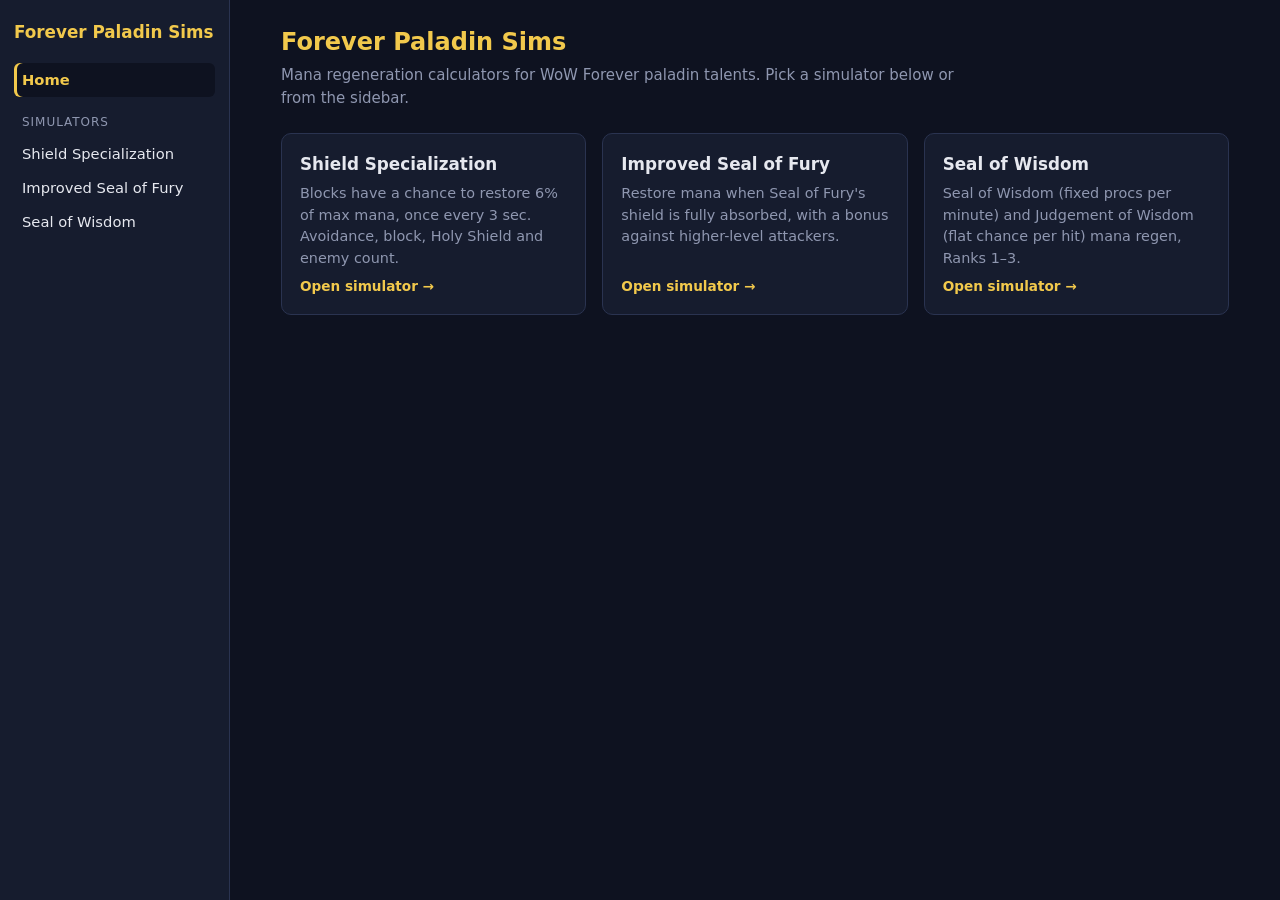
<file: index.html>
<!doctype html>
<html lang="en">
<head>
<meta charset="utf-8">
<meta name="viewport" content="width=device-width, initial-scale=1">
<title>Forever Paladin Sims</title>
<link rel="stylesheet" href="site.css">
<style>
  * { box-sizing: border-box; }
  body {
    margin: 0;
    background: var(--bg);
    color: var(--text);
    font: 15px/1.5 system-ui, -apple-system, "Segoe UI", Roboto, sans-serif;
  }
  main { max-width: 980px; margin: 0 auto; padding: 24px 16px 48px; }
  h1 { font-size: 1.5rem; margin: 0 0 4px; color: var(--gold); }
  .sub { color: var(--muted); margin: 0 0 24px; max-width: 680px; }
  .cards { display: grid; grid-template-columns: repeat(auto-fill, minmax(260px, 1fr)); gap: 16px; }
  .sim-card {
    display: flex; flex-direction: column; gap: 6px;
    background: var(--panel); border: 1px solid var(--border); border-radius: 10px;
    padding: 18px; color: var(--text); text-decoration: none; transition: border-color .15s;
  }
  .sim-card:hover, .sim-card:focus-visible { border-color: var(--gold); }
  .sim-card h2 { font-size: 1.05rem; margin: 0; }
  .sim-card p { color: var(--muted); margin: 0; font-size: 0.9rem; flex: 1; }
  .sim-card .go { color: var(--gold); font-size: 0.85rem; font-weight: 600; }
</style>
</head>
<body>
<main>
  <h1>Forever Paladin Sims</h1>
  <p class="sub">Mana regeneration calculators for WoW Forever paladin talents. Pick a simulator below or from the sidebar.</p>
  <div class="cards" id="sim-list"></div>
</main>
<script src="nav.js"></script>
</body>
</html>
</file>
<file: site.css>
/* Shared layout: sidebar navigation used by every page. */
:root {
  --bg: #0e1220;
  --panel: #161c2e;
  --border: #2a3350;
  --text: #e6e8ef;
  --muted: #8f97b0;
  --gold: #f2c94c;
}
body.has-sidebar { display: flex; align-items: flex-start; min-height: 100vh; }
body.has-sidebar > main { flex: 1; min-width: 0; }

.sidebar {
  position: sticky; top: 0; flex: 0 0 230px; height: 100vh; overflow-y: auto;
  background: var(--panel); border-right: 1px solid var(--border);
  padding: 20px 14px;
}
.sb-head { display: flex; justify-content: space-between; align-items: center; gap: 8px; margin-bottom: 18px; }
.sb-brand { color: var(--gold); font-weight: 700; text-decoration: none; font-size: 1.05rem; }
.sb-toggle {
  display: none; background: transparent; color: var(--muted); border: 1px solid var(--border);
  border-radius: 6px; padding: 4px 10px; font: inherit; font-size: 0.85rem; cursor: pointer;
}
.sb-section { font-size: 0.75rem; text-transform: uppercase; letter-spacing: .08em; color: var(--muted); margin: 16px 8px 6px; }
.sb-nav ul { list-style: none; margin: 0; padding: 0; }
.sb-nav a {
  display: block; padding: 6px 8px; border-radius: 6px;
  color: var(--text); text-decoration: none; font-size: 0.92rem;
}
.sb-nav a:hover, .sb-nav a:focus-visible { background: var(--bg); color: var(--gold); }
.sb-nav a[aria-current=page] { background: var(--bg); color: var(--gold); font-weight: 600; box-shadow: inset 3px 0 0 var(--gold); }

@media (max-width: 900px) {
  body.has-sidebar { display: block; }
  .sidebar {
    position: sticky; top: 0; z-index: 20; height: auto; width: auto;
    border-right: 0; border-bottom: 1px solid var(--border); padding: 10px 16px;
  }
  .sb-head { margin-bottom: 0; }
  .sb-toggle { display: inline-block; }
  .sb-nav { display: none; padding-top: 8px; }
  .sidebar.open .sb-nav { display: block; }
}
</file>
